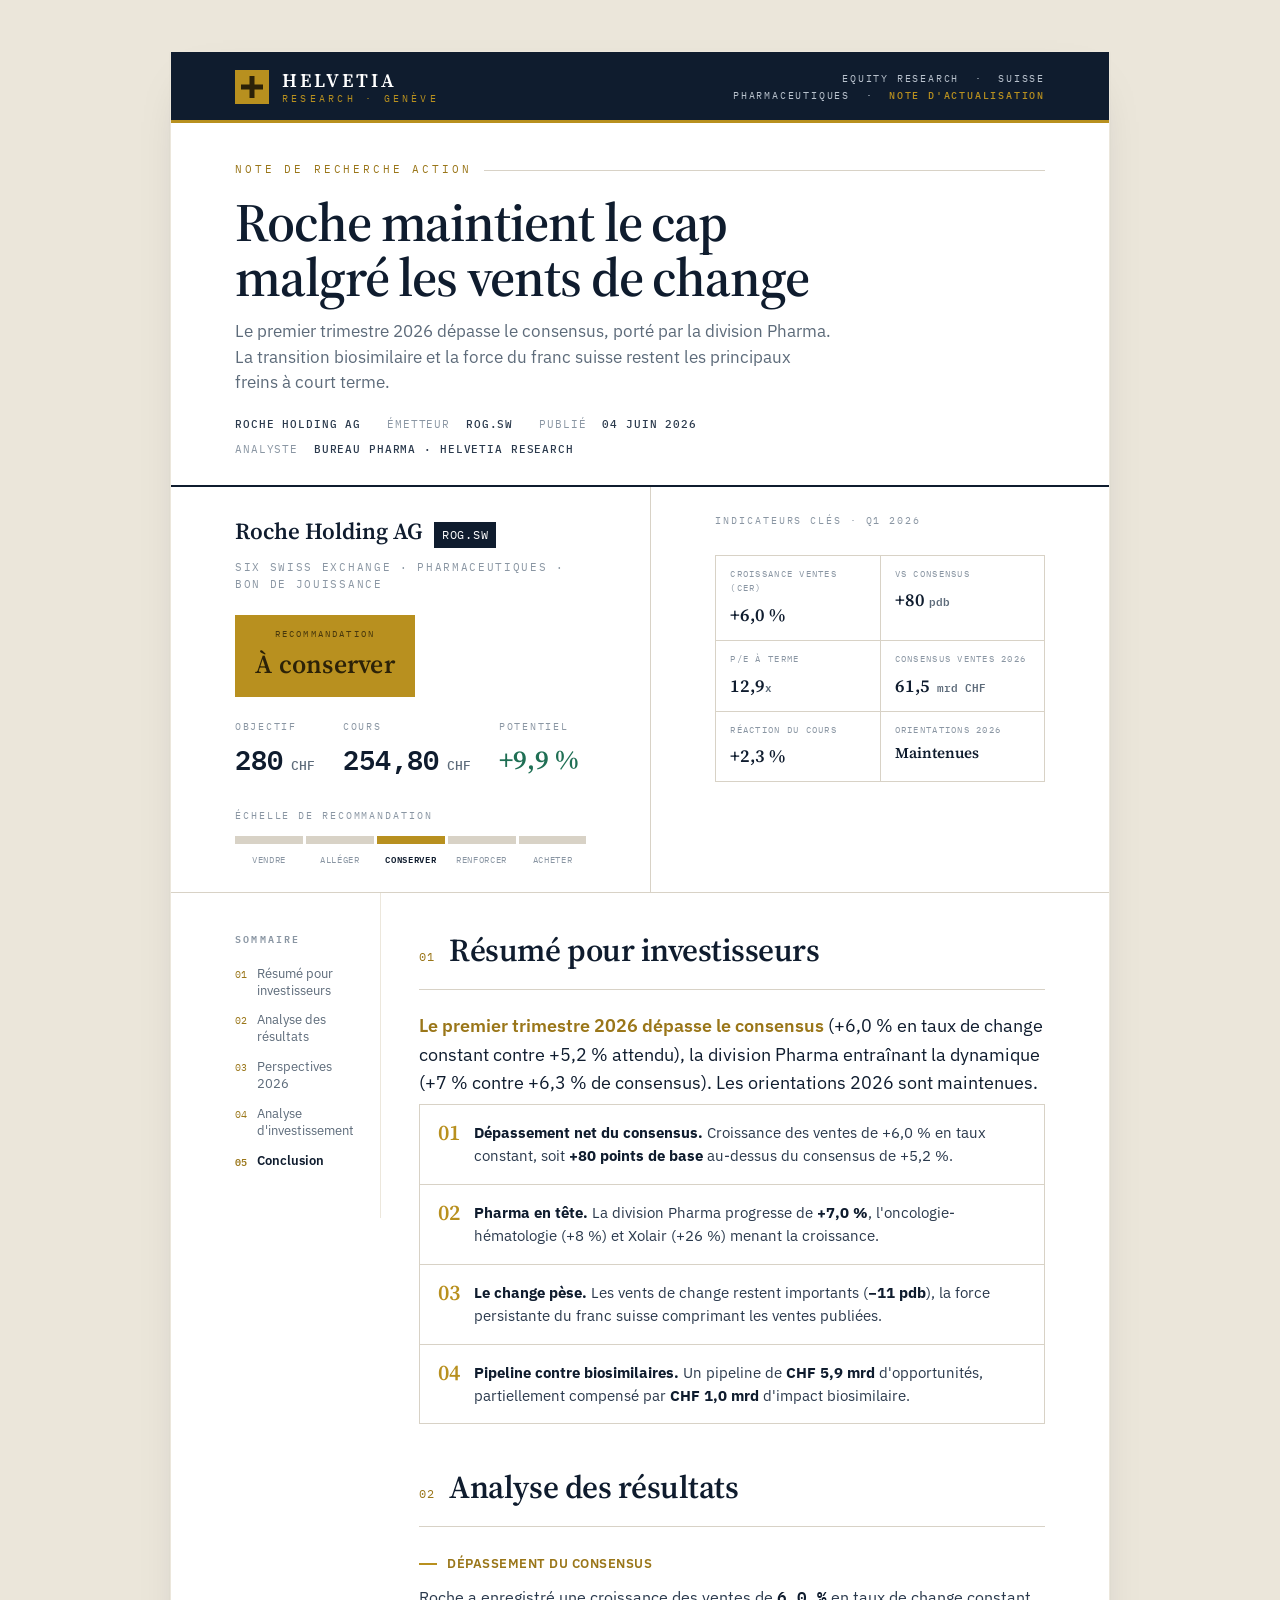
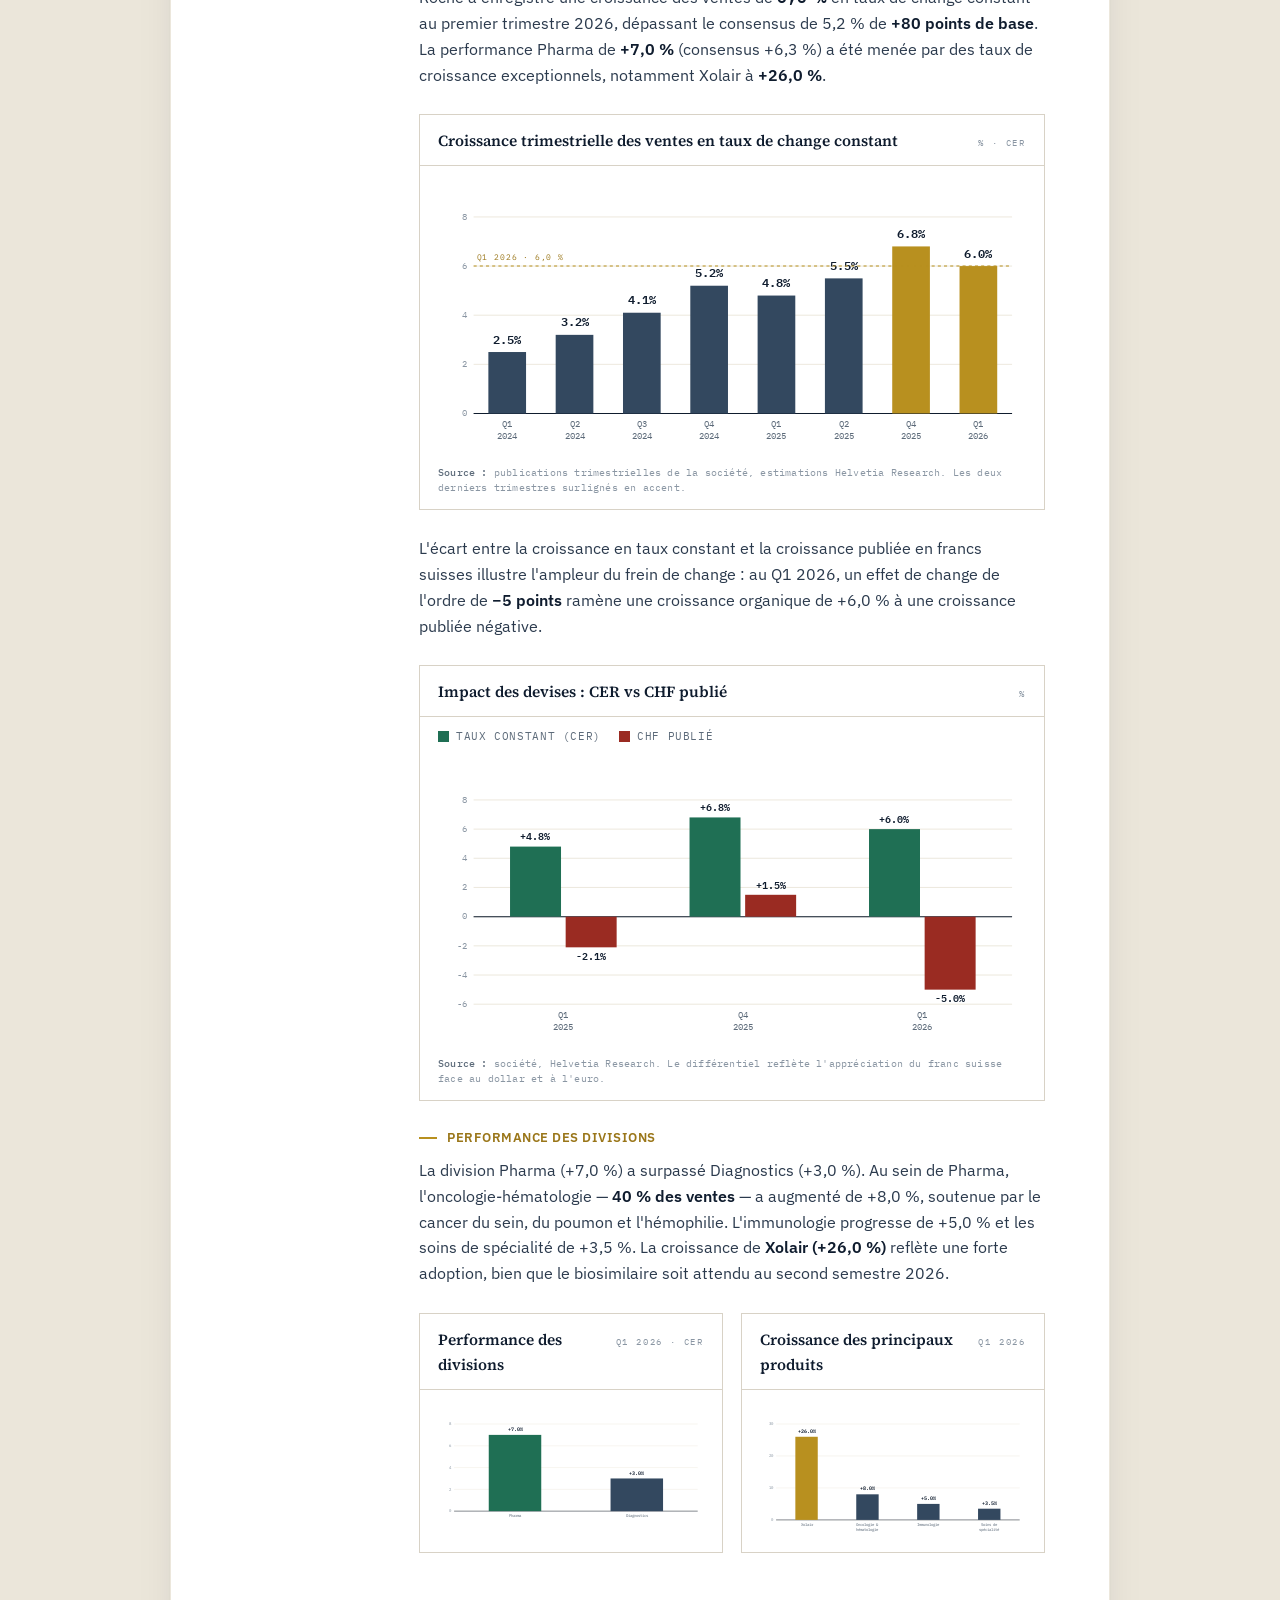
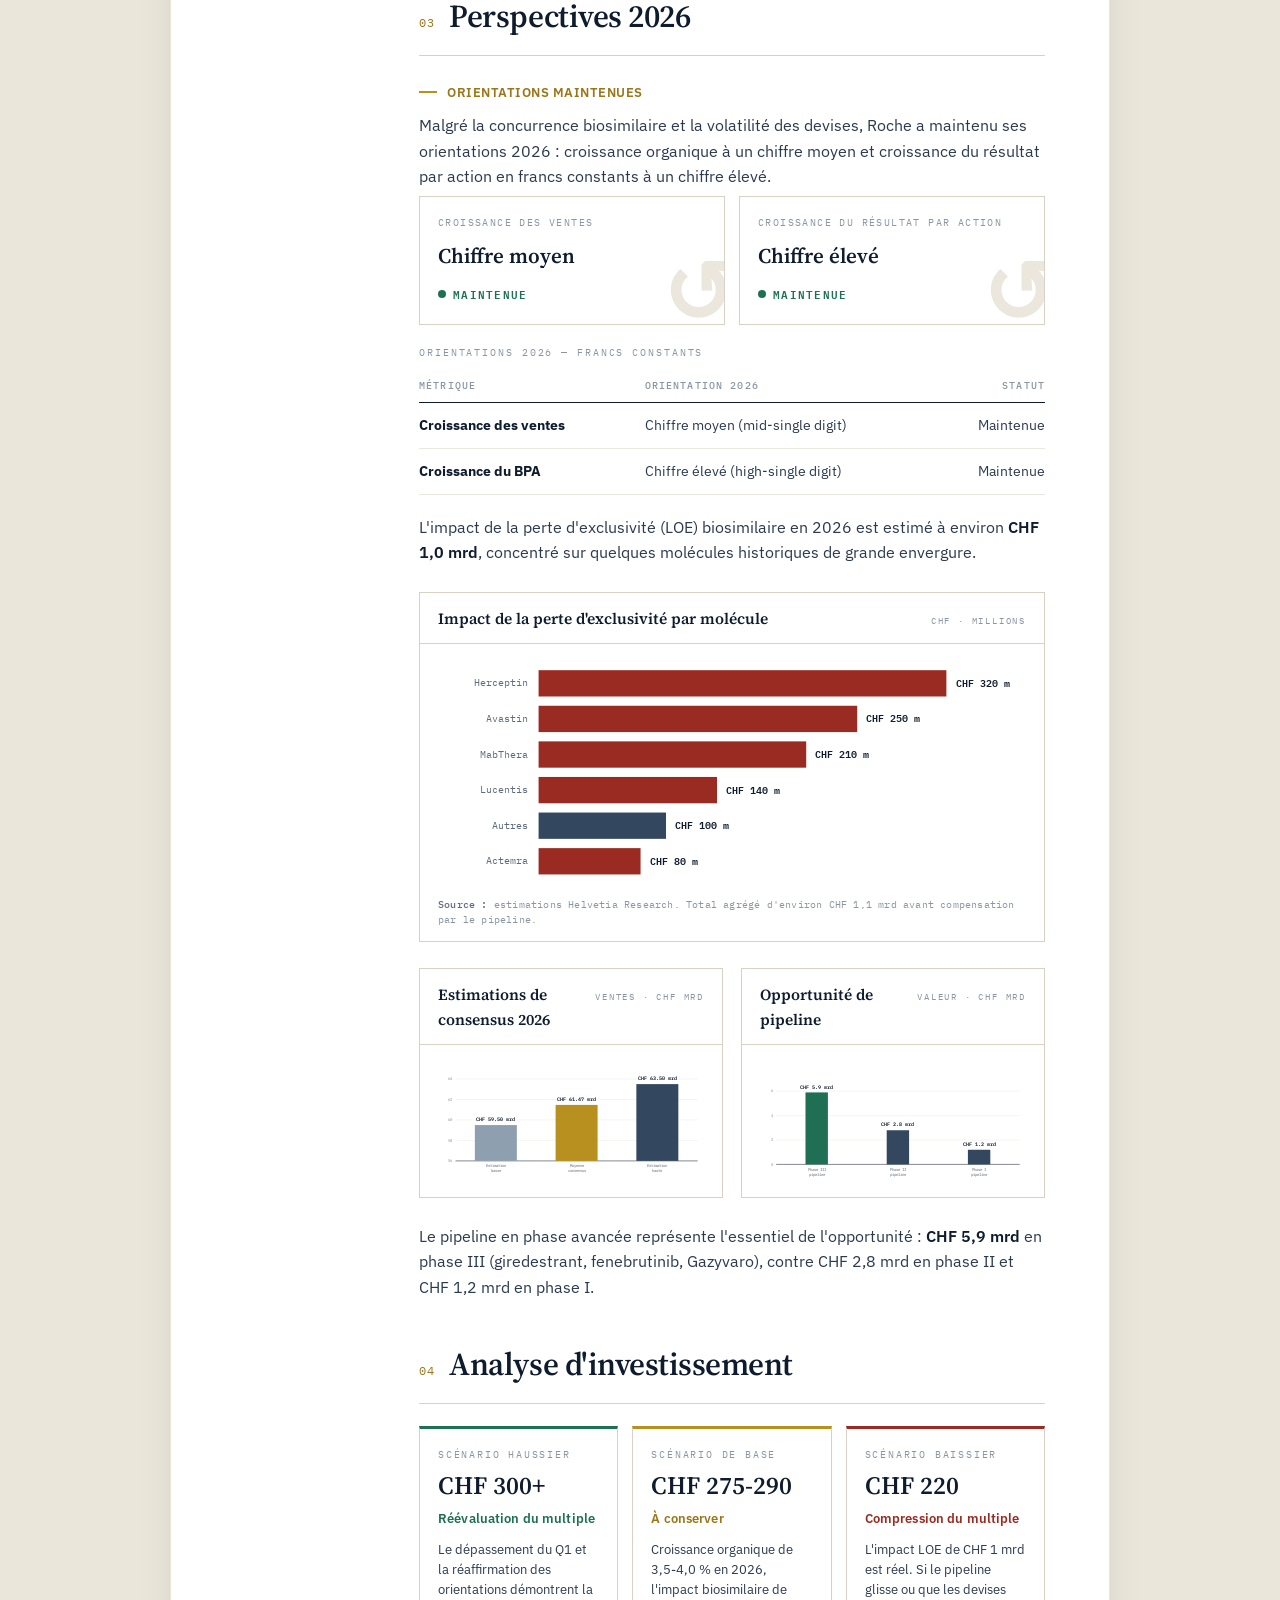
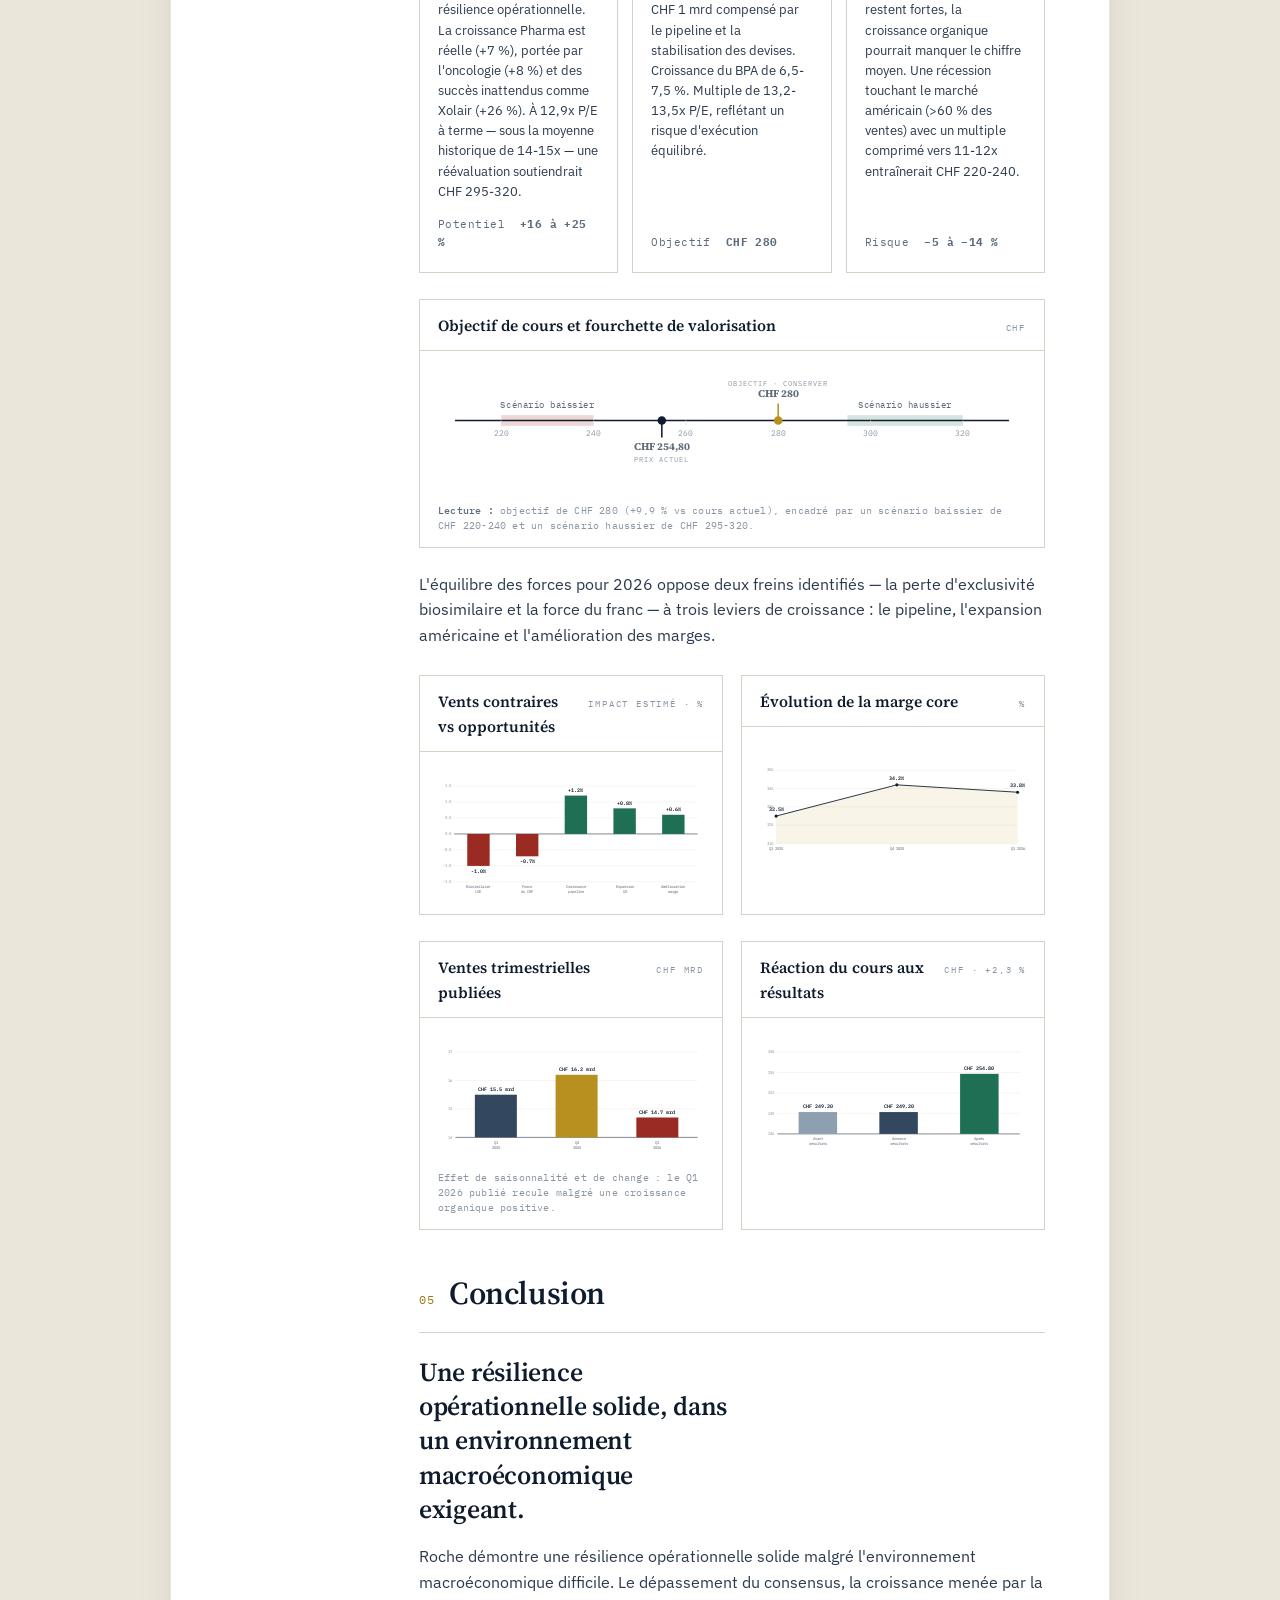
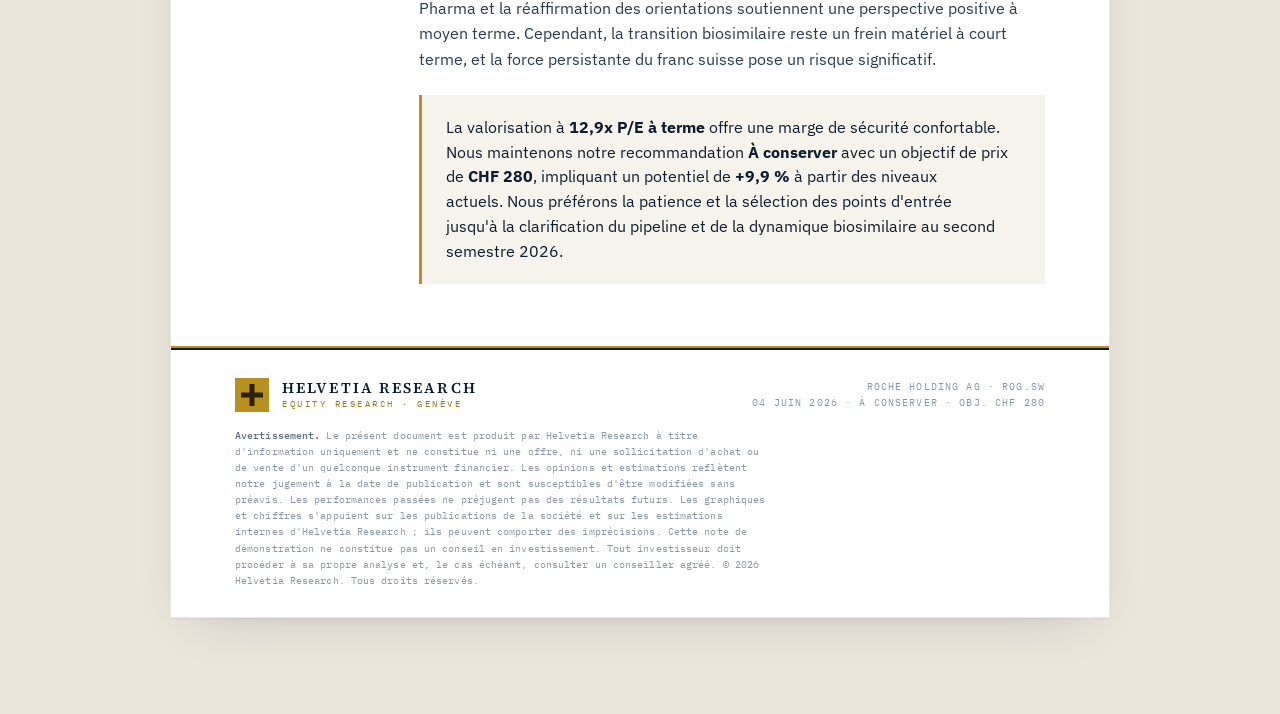
<file: project/Roche Q1 2026 - Note de recherche-print.html>
<!DOCTYPE html>
<html lang="fr" data-palette="navy" data-density="regular">
<head>
<meta charset="UTF-8">
<meta name="viewport" content="width=device-width, initial-scale=1.0">
<title>Roche Holding AG — Note de recherche Q1 2026 · Helvetia Research</title>
<link rel="preconnect" href="https://fonts.googleapis.com">
<link rel="preconnect" href="https://fonts.gstatic.com" crossorigin>
<link href="https://fonts.googleapis.com/css2?family=Source+Serif+4:opsz,wght@8..60,400;8..60,500;8..60,600;8..60,700&family=IBM+Plex+Sans:wght@400;500;600;700&family=IBM+Plex+Mono:wght@400;500;600&display=swap" rel="stylesheet">
<link rel="stylesheet" href="styles.css">
</head>
<body>
<div class="desk">
<article class="sheet">

  <!-- ===================== MASTHEAD ===================== -->
  <header class="masthead">
    <div class="brand">
      <svg class="mark" viewBox="0 0 34 34" aria-hidden="true">
        <rect class="acc" x="0" y="0" width="34" height="34"/>
        <rect class="cut" x="14.5" y="6" width="5" height="22"/>
        <rect class="cut" x="6" y="14.5" width="22" height="5"/>
      </svg>
      <span class="wm"><b>HELVETIA</b><span>Research · Genève</span></span>
    </div>
    <div class="mh-right">
      Equity Research &nbsp;·&nbsp; Suisse<br>
      Pharmaceutiques &nbsp;·&nbsp; <b>Note d'actualisation</b>
    </div>
  </header>
  <div class="goldrule"></div>

  <!-- ===================== TITLE BLOCK ===================== -->
  <div class="pad titleblock">
    <div class="eyebrow">Note de recherche action</div>
    <h1 class="doc-title">Roche maintient le cap<br>malgré les vents de change</h1>
    <p class="doc-sub">Le premier trimestre 2026 dépasse le consensus, porté par la division Pharma. La transition biosimilaire et la force du franc suisse restent les principaux freins à court terme.</p>
    <div class="doc-meta">
      <span><b>Roche Holding AG</b></span>
      <span>Émetteur&nbsp; <b>ROG.SW</b></span>
      <span>Publié&nbsp; <b>04 juin 2026</b></span>
      <span>Analyste&nbsp; <b>Bureau Pharma · Helvetia Research</b></span>
    </div>
  </div>

  <!-- ===================== TEAR SHEET ===================== -->
  <section class="tearsheet" aria-label="Synthèse de la recommandation">
    <div class="ts-left">
      <div class="ts-company">
        <span class="name">Roche Holding AG</span>
        <span class="tick">ROG.SW</span>
      </div>
      <div class="ts-sector">SIX Swiss Exchange · Pharmaceutiques · Bon de jouissance</div>

      <div class="call">
        <div class="rating-badge">
          <span class="lbl">Recommandation</span>
          <span class="val">À conserver</span>
        </div>
        <div class="figs">
          <div class="fig">
            <div class="k">Objectif</div>
            <div class="v"><span class="num">280</span><small> CHF</small></div>
          </div>
          <div class="fig">
            <div class="k">Cours</div>
            <div class="v"><span class="num">254,80</span><small> CHF</small></div>
          </div>
          <div class="fig">
            <div class="k">Potentiel</div>
            <div class="v up num">+9,9 %</div>
          </div>
        </div>
      </div>

      <div class="recscale" style="margin-top:26px">
        <div class="scale-lbl">Échelle de recommandation</div>
        <div class="scale-track">
          <div class="scale-seg"></div><div class="scale-seg"></div>
          <div class="scale-seg active"></div><div class="scale-seg"></div>
          <div class="scale-seg"></div>
        </div>
        <div class="scale-names">
          <span>Vendre</span><span>Alléger</span><span class="on">Conserver</span><span>Renforcer</span><span>Acheter</span>
        </div>
      </div>
    </div>

    <div class="ts-right">
      <div class="scale-lbl" style="font-family:var(--font-mono);font-size:9.5px;letter-spacing:.2em;text-transform:uppercase;color:var(--c-faint)">Indicateurs clés · Q1 2026</div>
      <div class="statgrid">
        <div class="stat"><div class="k">Croissance ventes (CER)</div><div class="v num">+6,0 %</div></div>
        <div class="stat"><div class="k">vs consensus</div><div class="v num">+80 <small>pdb</small></div></div>
        <div class="stat"><div class="k">P/E à terme</div><div class="v num">12,9<small>x</small></div></div>
        <div class="stat"><div class="k">Consensus ventes 2026</div><div class="v num">61,5<small> mrd CHF</small></div></div>
        <div class="stat"><div class="k">Réaction du cours</div><div class="v num pos">+2,3 %</div></div>
        <div class="stat"><div class="k">Orientations 2026</div><div class="v" style="font-size:15px">Maintenues</div></div>
      </div>
    </div>
  </section>

  <!-- ===================== BODY ===================== -->
  <div class="layout">

    <!-- ---------- Contents rail ---------- -->
    <nav class="toc" aria-label="Sommaire">
      <h4>Sommaire</h4>
      <ol>
        <li><a href="#s1">Résumé pour investisseurs</a></li>
        <li><a href="#s2">Analyse des résultats</a></li>
        <li><a href="#s3">Perspectives 2026</a></li>
        <li><a href="#s4">Analyse d'investissement</a></li>
        <li><a href="#s5">Conclusion</a></li>
      </ol>
    </nav>

    <!-- ---------- Flow ---------- -->
    <main class="flow">

      <!-- ===== 01 RÉSUMÉ ===== -->
      <section class="section" id="s1" data-screen-label="01 Résumé">
        <div class="sec-head"><span class="sec-num">01</span><h2 class="sec-title">Résumé pour investisseurs</h2></div>
        <div class="sec-rule"></div>

        <p class="lead"><span class="drop">Le premier trimestre 2026 dépasse le consensus</span> (+6,0 % en taux de change constant contre +5,2 % attendu), la division Pharma entraînant la dynamique (+7 % contre +6,3 % de consensus). Les orientations 2026 sont maintenues.</p>

        <div class="keypoints">
          <div class="kp"><span class="kp-ix">01</span><p><b>Dépassement net du consensus.</b> Croissance des ventes de +6,0 % en taux constant, soit <b>+80 points de base</b> au-dessus du consensus de +5,2 %.</p></div>
          <div class="kp"><span class="kp-ix">02</span><p><b>Pharma en tête.</b> La division Pharma progresse de <b>+7,0 %</b>, l'oncologie-hématologie (+8 %) et Xolair (+26 %) menant la croissance.</p></div>
          <div class="kp"><span class="kp-ix">03</span><p><b>Le change pèse.</b> Les vents de change restent importants (<b>−11 pdb</b>), la force persistante du franc suisse comprimant les ventes publiées.</p></div>
          <div class="kp"><span class="kp-ix">04</span><p><b>Pipeline contre biosimilaires.</b> Un pipeline de <b>CHF 5,9 mrd</b> d'opportunités, partiellement compensé par <b>CHF 1,0 mrd</b> d'impact biosimilaire.</p></div>
        </div>
      </section>

      <!-- ===== 02 ANALYSE DES RÉSULTATS ===== -->
      <section class="section" id="s2" data-screen-label="02 Analyse des résultats">
        <div class="sec-head"><span class="sec-num">02</span><h2 class="sec-title">Analyse des résultats</h2></div>
        <div class="sec-rule"></div>

        <div class="subhead">Dépassement du consensus</div>
        <p class="prose">Roche a enregistré une croissance des ventes de <span class="hl">6,0 %</span> en taux de change constant au premier trimestre 2026, dépassant le consensus de 5,2 % de <strong>+80 points de base</strong>. La performance Pharma de <strong>+7,0 %</strong> (consensus +6,3 %) a été menée par des taux de croissance exceptionnels, notamment Xolair à <strong>+26,0 %</strong>.</p>

        <figure class="figure">
          <figcaption class="fig-cap"><span class="ttl">Croissance trimestrielle des ventes en taux de change constant</span><span class="ex">% · CER</span></figcaption>
          <div class="fig-body"><div data-chart="sales_cer"></div></div>
          <div class="fig-note"><b>Source :</b> publications trimestrielles de la société, estimations Helvetia Research. Les deux derniers trimestres surlignés en accent.</div>
        </figure>

        <p class="prose">L'écart entre la croissance en taux constant et la croissance publiée en francs suisses illustre l'ampleur du frein de change : au Q1 2026, un effet de change de l'ordre de <strong>−5 points</strong> ramène une croissance organique de +6,0 % à une croissance publiée négative.</p>

        <figure class="figure">
          <figcaption class="fig-cap"><span class="ttl">Impact des devises : CER vs CHF publié</span><span class="ex">%</span></figcaption>
          <div class="legend"><span><i class="s1"></i>Taux constant (CER)</span><span><i class="s2"></i>CHF publié</span></div>
          <div class="fig-body"><div data-chart="currency"></div></div>
          <div class="fig-note"><b>Source :</b> société, Helvetia Research. Le différentiel reflète l'appréciation du franc suisse face au dollar et à l'euro.</div>
        </figure>

        <div class="subhead">Performance des divisions</div>
        <p class="prose">La division Pharma (+7,0 %) a surpassé Diagnostics (+3,0 %). Au sein de Pharma, l'oncologie-hématologie — <strong>40 % des ventes</strong> — a augmenté de +8,0 %, soutenue par le cancer du sein, du poumon et l'hémophilie. L'immunologie progresse de +5,0 % et les soins de spécialité de +3,5 %. La croissance de <strong>Xolair (+26,0 %)</strong> reflète une forte adoption, bien que le biosimilaire soit attendu au second semestre 2026.</p>

        <div class="fig-grid">
          <figure class="figure" style="margin:0">
            <figcaption class="fig-cap"><span class="ttl">Performance des divisions</span><span class="ex">Q1 2026 · CER</span></figcaption>
            <div class="fig-body"><div data-chart="divisions"></div></div>
          </figure>
          <figure class="figure" style="margin:0">
            <figcaption class="fig-cap"><span class="ttl">Croissance des principaux produits</span><span class="ex">Q1 2026</span></figcaption>
            <div class="fig-body"><div data-chart="products"></div></div>
          </figure>
        </div>
      </section>

      <!-- ===== 03 PERSPECTIVES ===== -->
      <section class="section" id="s3" data-screen-label="03 Perspectives 2026">
        <div class="sec-head"><span class="sec-num">03</span><h2 class="sec-title">Perspectives 2026</h2></div>
        <div class="sec-rule"></div>

        <div class="subhead">Orientations maintenues</div>
        <p class="prose">Malgré la concurrence biosimilaire et la volatilité des devises, Roche a maintenu ses orientations 2026 : croissance organique à un chiffre moyen et croissance du résultat par action en francs constants à un chiffre élevé.</p>

        <div class="statusrow">
          <div class="statuscard">
            <div class="k">Croissance des ventes</div>
            <div class="guide">Chiffre moyen</div>
            <div class="tag">Maintenue</div>
            <div class="barbg">↺</div>
          </div>
          <div class="statuscard">
            <div class="k">Croissance du résultat par action</div>
            <div class="guide">Chiffre élevé</div>
            <div class="tag">Maintenue</div>
            <div class="barbg">↺</div>
          </div>
        </div>

        <table class="tbl">
          <caption>Orientations 2026 — francs constants</caption>
          <thead><tr><th>Métrique</th><th>Orientation 2026</th><th>Statut</th></tr></thead>
          <tbody>
            <tr><td><b>Croissance des ventes</b></td><td>Chiffre moyen (mid-single digit)</td><td class="pos">Maintenue</td></tr>
            <tr><td><b>Croissance du BPA</b></td><td>Chiffre élevé (high-single digit)</td><td class="pos">Maintenue</td></tr>
          </tbody>
        </table>

        <p class="prose">L'impact de la perte d'exclusivité (LOE) biosimilaire en 2026 est estimé à environ <strong>CHF 1,0 mrd</strong>, concentré sur quelques molécules historiques de grande envergure.</p>

        <figure class="figure">
          <figcaption class="fig-cap"><span class="ttl">Impact de la perte d'exclusivité par molécule</span><span class="ex">CHF · millions</span></figcaption>
          <div class="fig-body"><div data-chart="biosimilar"></div></div>
          <div class="fig-note"><b>Source :</b> estimations Helvetia Research. Total agrégé d'environ CHF 1,1 mrd avant compensation par le pipeline.</div>
        </figure>

        <div class="fig-grid">
          <figure class="figure" style="margin:0">
            <figcaption class="fig-cap"><span class="ttl">Estimations de consensus 2026</span><span class="ex">Ventes · CHF mrd</span></figcaption>
            <div class="fig-body"><div data-chart="consensus"></div></div>
          </figure>
          <figure class="figure" style="margin:0">
            <figcaption class="fig-cap"><span class="ttl">Opportunité de pipeline</span><span class="ex">Valeur · CHF mrd</span></figcaption>
            <div class="fig-body"><div data-chart="pipeline"></div></div>
          </figure>
        </div>
        <p class="prose">Le pipeline en phase avancée représente l'essentiel de l'opportunité : <strong>CHF 5,9 mrd</strong> en phase III (giredestrant, fenebrutinib, Gazyvaro), contre CHF 2,8 mrd en phase II et CHF 1,2 mrd en phase I.</p>
      </section>

      <!-- ===== 04 ANALYSE D'INVESTISSEMENT ===== -->
      <section class="section" id="s4" data-screen-label="04 Analyse d'investissement">
        <div class="sec-head"><span class="sec-num">04</span><h2 class="sec-title">Analyse d'investissement</h2></div>
        <div class="sec-rule"></div>

        <div class="scenarios">
          <div class="scn bull">
            <div class="scn-k">Scénario haussier</div>
            <div class="scn-px">CHF 300+</div>
            <div class="scn-name">Réévaluation du multiple</div>
            <p>Le dépassement du Q1 et la réaffirmation des orientations démontrent la résilience opérationnelle. La croissance Pharma est réelle (+7 %), portée par l'oncologie (+8 %) et des succès inattendus comme Xolair (+26 %). À 12,9x P/E à terme — sous la moyenne historique de 14-15x — une réévaluation soutiendrait CHF 295-320.</p>
            <div class="scn-up">Potentiel&nbsp; <b class="num">+16 à +25 %</b></div>
          </div>
          <div class="scn base">
            <div class="scn-k">Scénario de base</div>
            <div class="scn-px">CHF 275-290</div>
            <div class="scn-name">À conserver</div>
            <p>Croissance organique de 3,5-4,0 % en 2026, l'impact biosimilaire de CHF 1 mrd compensé par le pipeline et la stabilisation des devises. Croissance du BPA de 6,5-7,5 %. Multiple de 13,2-13,5x P/E, reflétant un risque d'exécution équilibré.</p>
            <div class="scn-up">Objectif&nbsp; <b class="num">CHF 280</b></div>
          </div>
          <div class="scn bear">
            <div class="scn-k">Scénario baissier</div>
            <div class="scn-px">CHF 220</div>
            <div class="scn-name">Compression du multiple</div>
            <p>L'impact LOE de CHF 1 mrd est réel. Si le pipeline glisse ou que les devises restent fortes, la croissance organique pourrait manquer le chiffre moyen. Une récession touchant le marché américain (&gt;60 % des ventes) avec un multiple comprimé vers 11-12x entraînerait CHF 220-240.</p>
            <div class="scn-up">Risque&nbsp; <b class="num">−5 à −14 %</b></div>
          </div>
        </div>

        <figure class="figure ladder" style="margin-top:26px">
          <figcaption class="fig-cap"><span class="ttl">Objectif de cours et fourchette de valorisation</span><span class="ex">CHF</span></figcaption>
          <div class="fig-body"><div data-chart="targetladder"></div></div>
          <div class="fig-note"><b>Lecture :</b> objectif de CHF 280 (+9,9 % vs cours actuel), encadré par un scénario baissier de CHF 220-240 et un scénario haussier de CHF 295-320.</div>
        </figure>

        <p class="prose">L'équilibre des forces pour 2026 oppose deux freins identifiés — la perte d'exclusivité biosimilaire et la force du franc — à trois leviers de croissance : le pipeline, l'expansion américaine et l'amélioration des marges.</p>

        <div class="fig-grid">
          <figure class="figure" style="margin:0">
            <figcaption class="fig-cap"><span class="ttl">Vents contraires vs opportunités</span><span class="ex">Impact estimé · %</span></figcaption>
            <div class="fig-body"><div data-chart="headwinds"></div></div>
          </figure>
          <figure class="figure" style="margin:0">
            <figcaption class="fig-cap"><span class="ttl">Évolution de la marge core</span><span class="ex">%</span></figcaption>
            <div class="fig-body"><div data-chart="margin"></div></div>
          </figure>
        </div>

        <div class="fig-grid">
          <figure class="figure" style="margin:0">
            <figcaption class="fig-cap"><span class="ttl">Ventes trimestrielles publiées</span><span class="ex">CHF mrd</span></figcaption>
            <div class="fig-body"><div data-chart="sales_chf"></div></div>
            <div class="fig-note">Effet de saisonnalité et de change : le Q1 2026 publié recule malgré une croissance organique positive.</div>
          </figure>
          <figure class="figure" style="margin:0">
            <figcaption class="fig-cap"><span class="ttl">Réaction du cours aux résultats</span><span class="ex">CHF · +2,3 %</span></figcaption>
            <div class="fig-body"><div data-chart="reaction"></div></div>
          </figure>
        </div>
      </section>

      <!-- ===== 05 CONCLUSION ===== -->
      <section class="section" id="s5" data-screen-label="05 Conclusion">
        <div class="sec-head"><span class="sec-num">05</span><h2 class="sec-title">Conclusion</h2></div>
        <div class="sec-rule"></div>

        <p class="bigquote">Une résilience opérationnelle solide, dans un environnement macroéconomique exigeant.</p>

        <p class="prose" style="margin-top:18px">Roche démontre une résilience opérationnelle solide malgré l'environnement macroéconomique difficile. Le dépassement du consensus, la croissance menée par la Pharma et la réaffirmation des orientations soutiennent une perspective positive à moyen terme. Cependant, la transition biosimilaire reste un frein matériel à court terme, et la force persistante du franc suisse pose un risque significatif.</p>

        <div class="callout">
          <p>La valorisation à <strong>12,9x P/E à terme</strong> offre une marge de sécurité confortable. Nous maintenons notre recommandation <strong>À conserver</strong> avec un objectif de prix de <strong>CHF 280</strong>, impliquant un potentiel de <strong>+9,9 %</strong> à partir des niveaux actuels. Nous préférons la patience et la sélection des points d'entrée jusqu'à la clarification du pipeline et de la dynamique biosimilaire au second semestre 2026.</p>
        </div>
      </section>

    </main>
  </div>

  <!-- ===================== COLOPHON ===================== -->
  <div class="goldrule thin"></div>
  <footer class="colophon">
    <div class="row">
      <div class="brand">
        <svg class="mark" viewBox="0 0 34 34" aria-hidden="true">
          <rect class="acc" x="0" y="0" width="34" height="34"/>
          <rect class="cut" x="14.5" y="6" width="5" height="22"/>
          <rect class="cut" x="6" y="14.5" width="22" height="5"/>
        </svg>
        <span class="wm" style="line-height:1.1"><b style="color:var(--c-ink);font-family:var(--font-display);font-weight:600;letter-spacing:.14em;font-size:15px">HELVETIA RESEARCH</b><span style="font-family:var(--font-mono);font-size:9px;letter-spacing:.28em;color:var(--c-accent-2);text-transform:uppercase;margin-top:3px">Equity Research · Genève</span></span>
      </div>
      <div style="font-family:var(--font-mono);font-size:9.5px;letter-spacing:.12em;color:var(--c-faint);text-transform:uppercase;text-align:right">
        Roche Holding AG · ROG.SW<br>04 juin 2026 · À conserver · Obj. CHF 280
      </div>
    </div>
    <p class="disclaimer"><b>Avertissement.</b> Le présent document est produit par Helvetia Research à titre d'information uniquement et ne constitue ni une offre, ni une sollicitation d'achat ou de vente d'un quelconque instrument financier. Les opinions et estimations reflètent notre jugement à la date de publication et sont susceptibles d'être modifiées sans préavis. Les performances passées ne préjugent pas des résultats futurs. Les graphiques et chiffres s'appuient sur les publications de la société et sur les estimations internes d'Helvetia Research ; ils peuvent comporter des imprécisions. Cette note de démonstration ne constitue pas un conseil en investissement. Tout investisseur doit procéder à sa propre analyse et, le cas échéant, consulter un conseiller agréé. © 2026 Helvetia Research. Tous droits réservés.</p>
  </footer>

</article>
</div>

<script src="charts.js"></script>

<!-- Print build: auto-open the print dialog once fonts + charts are ready -->
<script>
(function () {
  const links = [...document.querySelectorAll(".toc a")];
  const map = new Map(links.map(a => [a.getAttribute("href").slice(1), a]));
  const obs = new IntersectionObserver((es) => {
    es.forEach(e => {
      if (e.isIntersecting) {
        links.forEach(l => l.classList.remove("active"));
        const a = map.get(e.target.id); if (a) a.classList.add("active");
      }
    });
  }, { rootMargin: "-20% 0px -70% 0px" });
  document.querySelectorAll(".section").forEach(s => obs.observe(s));
  links.forEach(a => a.addEventListener("click", (ev) => {
    const el = document.getElementById(a.getAttribute("href").slice(1));
    if (el) { ev.preventDefault(); window.scrollTo({ top: el.getBoundingClientRect().top + window.scrollY - 12, behavior: "smooth" }); }
  }));
})();
</script>
<script>
// Auto-open the print dialog once fonts and charts have rendered.
(function () {
  function ready() {
    return Promise.all([
      document.fonts ? document.fonts.ready : Promise.resolve(),
      new Promise(r => (window.RocheCharts ? r() : window.addEventListener("load", r)))
    ]);
  }
  window.addEventListener("load", function () {
    ready().then(function () { setTimeout(function () { window.print(); }, 600); });
  });
})();
</script>
</body>
</html>
</file>
<file: project/styles.css>
/* =========================================================================
   HELVETIA RESEARCH — Equity Research Note
   Design tokens + layout. Institutional Swiss private-bank aesthetic.
   Themeable via [data-palette], [data-type], [data-density] on <html>.
   ========================================================================= */

/* ---------- Base palette: Navy + Or (default) ------------------------- */
:root {
  --c-ink:        #0f1c2e;   /* deep navy — primary text & structure */
  --c-ink-2:      #2b3a4d;   /* secondary navy */
  --c-muted:      #5d6b7a;   /* muted slate for meta */
  --c-faint:      #8a96a3;   /* faintest labels */
  --c-rule:       #d8d2c6;   /* hairline rules on paper */
  --c-rule-soft:  #ece7dc;   /* softest dividers */
  --c-paper:      #ffffff;   /* the sheet */
  --c-canvas:     #ebe6da;   /* desk / background behind sheet */
  --c-panel:      #f6f3ec;   /* tinted panels on paper */
  --c-accent:     #b8901f;   /* gold accent */
  --c-accent-2:   #9a7619;   /* darker gold for text-on-light */
  --c-accent-ink: #2c2208;   /* text on gold */
  --c-pos:        #1f6f54;   /* positive / bull green */
  --c-pos-soft:   #e3efe8;
  --c-neg:        #9a2b22;   /* negative / bear red */
  --c-neg-soft:   #f4e6e2;
  --c-bar:        #33485f;   /* default chart bar (muted navy) */
  --c-bar-2:      #8ea0b0;   /* secondary chart bar */
  --c-grid:       #e7e1d4;   /* chart gridlines */

  /* fonts */
  --font-display: "Source Serif 4", Georgia, "Times New Roman", serif;
  --font-body:    "IBM Plex Sans", system-ui, -apple-system, sans-serif;
  --font-mono:    "IBM Plex Mono", "SFMono-Regular", ui-monospace, monospace;
  --font-num:     var(--font-mono);

  /* density-driven */
  --space:        1;          /* multiplier */
  --base-fs:      16px;
  --col-max:      940px;

  --shadow-sheet: 0 1px 2px rgba(15,28,46,.04), 0 18px 50px -28px rgba(15,28,46,.28);
}

/* ---------- Palette: Vert sapin --------------------------------------- */
html[data-palette="forest"] {
  --c-ink: #11302a; --c-ink-2: #244a42; --c-muted: #56685f; --c-faint: #8a9890;
  --c-rule: #cdd6cf; --c-rule-soft: #e2e9e2; --c-canvas: #e3e8e0; --c-panel: #eef2ea;
  --c-accent: #0f766e; --c-accent-2: #0c5f58; --c-accent-ink: #ffffff;
  --c-pos: #166e4f; --c-pos-soft: #e0efe7; --c-neg: #9a4318; --c-neg-soft: #f4e7df;
  --c-bar: #2c5048; --c-bar-2: #8aa69d; --c-grid: #e0e7df;
}

/* ---------- Palette: Encre + Bordeaux --------------------------------- */
html[data-palette="ink"] {
  --c-ink: #1a1a1a; --c-ink-2: #2f2f2f; --c-muted: #6a6a6a; --c-faint: #9a9a9a;
  --c-rule: #d9d3cb; --c-rule-soft: #ece7df; --c-canvas: #e6e1d8; --c-panel: #f3efe8;
  --c-accent: #8b1e2d; --c-accent-2: #771826; --c-accent-ink: #ffffff;
  --c-pos: #2f6d3b; --c-pos-soft: #e6efe5; --c-neg: #8b1e2d; --c-neg-soft: #f3e3e3;
  --c-bar: #3a3a3a; --c-bar-2: #9a9a9a; --c-grid: #e8e2d8;
}

/* ---------- Palette: Suisse épuré (high-key) -------------------------- */
html[data-palette="swiss"] {
  --c-ink: #13294b; --c-ink-2: #2a3c5c; --c-muted: #5b6678; --c-faint: #98a1b0;
  --c-rule: #dcdee3; --c-rule-soft: #eef0f3; --c-canvas: #f4f5f7; --c-panel: #f2f4f7;
  --c-accent: #13294b; --c-accent-2: #0c1c38; --c-accent-ink: #ffffff;
  --c-pos: #157347; --c-pos-soft: #e5f0ea; --c-neg: #b42318; --c-neg-soft: #f7e6e4;
  --c-bar: #2a3c5c; --c-bar-2: #9aa6ba; --c-grid: #e7e9ee;
  --shadow-sheet: 0 1px 2px rgba(19,41,75,.05), 0 14px 40px -26px rgba(19,41,75,.22);
}

/* ---------- Type pairing variants ------------------------------------- */
html[data-type="sans"] {
  --font-display: "IBM Plex Sans", system-ui, sans-serif;
}
html[data-type="serif"] {
  --font-body: "Source Serif 4", Georgia, serif;
  --font-display: "Source Serif 4", Georgia, serif;
}

/* ---------- Density --------------------------------------------------- */
html[data-density="compact"] { --space: .82; --base-fs: 15px; }
html[data-density="regular"] { --space: 1;   --base-fs: 16px; }
html[data-density="comfy"]   { --space: 1.2; --base-fs: 16.5px; }

/* =========================================================================
   Reset & base
   ========================================================================= */
*, *::before, *::after { box-sizing: border-box; }
html { -webkit-text-size-adjust: 100%; }
body {
  margin: 0;
  background: var(--c-canvas);
  color: var(--c-ink);
  font-family: var(--font-body);
  font-size: var(--base-fs);
  line-height: 1.62;
  font-feature-settings: "kern" 1, "liga" 1;
  -webkit-font-smoothing: antialiased;
  text-rendering: optimizeLegibility;
}
h1,h2,h3,h4 { margin: 0; font-weight: 600; line-height: 1.12; letter-spacing: -.01em; }
p { margin: 0; text-wrap: pretty; }
a { color: inherit; }
sup { font-size: .62em; }

/* numeric tabular alignment helper */
.num { font-family: var(--font-num); font-variant-numeric: tabular-nums; font-feature-settings: "tnum" 1; }
.mono { font-family: var(--font-mono); }
.pos { color: var(--c-pos); }
.neg { color: var(--c-neg); }

/* =========================================================================
   Sheet / page shell
   ========================================================================= */
.desk { padding: clamp(0px, 4vw, 56px) 16px 96px; }
.sheet {
  max-width: var(--col-max);
  margin: 0 auto;
  background: var(--c-paper);
  box-shadow: var(--shadow-sheet);
  border: 1px solid var(--c-rule-soft);
}
.pad {
  padding-left: clamp(22px, 5vw, 64px);
  padding-right: clamp(22px, 5vw, 64px);
}

/* =========================================================================
   Masthead
   ========================================================================= */
.masthead {
  background: var(--c-ink);
  color: #f3efe6;
  padding: 18px clamp(22px,5vw,64px) 16px;
  display: flex; align-items: center; justify-content: space-between; gap: 24px;
}
.brand { display: flex; align-items: center; gap: 13px; }
.brand .mark { width: 34px; height: 34px; flex: none; }
.brand .mark .acc { fill: var(--c-accent); }
.brand .mark .cut { fill: var(--c-accent-ink); }
.brand .wm { display: flex; flex-direction: column; line-height: 1.05; }
.brand .wm b {
  font-family: var(--font-display); font-weight: 600; font-size: 19px;
  letter-spacing: .14em; color: #fff;
}
.brand .wm span {
  font-family: var(--font-mono); font-size: 9.5px; letter-spacing: .34em;
  color: var(--c-accent); margin-top: 3px; text-transform: uppercase;
}
.masthead .mh-right {
  text-align: right; font-family: var(--font-mono);
  font-size: 10px; letter-spacing: .18em; color: #b9c2cd; text-transform: uppercase;
  line-height: 1.7;
}
.masthead .mh-right b { color: var(--c-accent); font-weight: 500; }
.goldrule { height: 3px; background: var(--c-accent); }
.goldrule.thin { height: 2px; }

/* =========================================================================
   Title block
   ========================================================================= */
.titleblock { padding-top: calc(38px * var(--space)); padding-bottom: calc(26px * var(--space)); }
.eyebrow {
  font-family: var(--font-mono); font-size: 11px; letter-spacing: .26em;
  text-transform: uppercase; color: var(--c-accent-2); display: flex; gap: 12px; align-items: center;
}
.eyebrow::after { content:""; flex:1; height:1px; background: var(--c-rule); }
.doc-title {
  font-family: var(--font-display); font-weight: 600;
  font-size: clamp(34px, 5.4vw, 54px); line-height: 1.02; margin-top: 16px;
  letter-spacing: -.02em; color: var(--c-ink);
}
.doc-sub {
  margin-top: 14px; font-size: 17px; color: var(--c-muted); max-width: 60ch;
  line-height: 1.5;
}
.doc-meta {
  margin-top: 20px; display: flex; flex-wrap: wrap; gap: 8px 26px;
  font-family: var(--font-mono); font-size: 11px; letter-spacing: .08em;
  color: var(--c-faint); text-transform: uppercase;
}
.doc-meta span b { color: var(--c-ink-2); font-weight: 500; }

/* =========================================================================
   Tear sheet
   ========================================================================= */
.tearsheet {
  border-top: 2px solid var(--c-ink);
  border-bottom: 1px solid var(--c-rule);
  display: grid; grid-template-columns: 1.05fr 1fr;
}
.tearsheet > div { padding: calc(26px * var(--space)) clamp(22px,5vw,64px); }
.ts-left { border-right: 1px solid var(--c-rule); }

.ts-company { display:flex; align-items:baseline; gap:12px; flex-wrap:wrap; }
.ts-company .name { font-family: var(--font-display); font-size: 23px; font-weight: 600; color: var(--c-ink); }
.ts-company .tick {
  font-family: var(--font-mono); font-size: 12px; color: var(--c-paper);
  background: var(--c-ink); padding: 3px 8px; letter-spacing: .06em;
}
.ts-sector {
  font-family: var(--font-mono); font-size: 10.5px; letter-spacing: .16em;
  text-transform: uppercase; color: var(--c-faint); margin-top: 8px;
}

.call { margin-top: 22px; display: flex; align-items: flex-end; gap: 22px; flex-wrap: wrap; }
.rating-badge {
  display: inline-flex; flex-direction: column; align-items: center; justify-content: center;
  background: var(--c-accent); color: var(--c-accent-ink);
  padding: 12px 20px; min-width: 130px;
}
.rating-badge .lbl { font-family: var(--font-mono); font-size: 9px; letter-spacing: .24em; text-transform: uppercase; opacity: .8; }
.rating-badge .val { font-family: var(--font-display); font-size: 26px; font-weight: 600; letter-spacing: .01em; margin-top: 2px; }
.call .figs { display: flex; gap: 28px; }
.fig .k { font-family: var(--font-mono); font-size: 9.5px; letter-spacing: .18em; text-transform: uppercase; color: var(--c-faint); }
.fig .v { font-family: var(--font-display); font-size: 27px; font-weight: 600; color: var(--c-ink); margin-top: 3px; }
.fig .v small { font-size: 13px; font-family: var(--font-mono); color: var(--c-muted); font-weight: 500; }
.fig .v.up { color: var(--c-pos); }

/* recommendation scale */
.recscale { margin-top: 4px; }
.recscale .scale-lbl { font-family: var(--font-mono); font-size: 9.5px; letter-spacing: .2em; text-transform: uppercase; color: var(--c-faint); margin-bottom: 12px; }
.scale-track { display: grid; grid-template-columns: repeat(5,1fr); gap: 3px; }
.scale-seg { height: 8px; background: var(--c-rule); position: relative; }
.scale-seg.active { background: var(--c-accent); }
.scale-names { display:grid; grid-template-columns: repeat(5,1fr); gap:3px; margin-top: 9px; }
.scale-names span {
  font-family: var(--font-mono); font-size: 8.5px; letter-spacing: .08em; text-transform: uppercase;
  color: var(--c-faint); text-align: center;
}
.scale-names span.on { color: var(--c-ink); font-weight: 600; }

/* key stats grid */
.statgrid { margin-top: 26px; display: grid; grid-template-columns: repeat(2,1fr); border-top: 1px solid var(--c-rule); border-left: 1px solid var(--c-rule); }
.stat { border-right: 1px solid var(--c-rule); border-bottom: 1px solid var(--c-rule); padding: 11px 14px; }
.stat .k { font-family: var(--font-mono); font-size: 9px; letter-spacing: .14em; text-transform: uppercase; color: var(--c-faint); }
.stat .v { font-family: var(--font-display); font-size: 18px; font-weight: 600; color: var(--c-ink); margin-top: 4px; }
.stat .v small { font-family: var(--font-mono); font-size: 11px; color: var(--c-muted); }

/* =========================================================================
   Body layout: contents rail + flow
   ========================================================================= */
.layout { display: grid; grid-template-columns: 210px 1fr; align-items: start; }
.toc {
  position: sticky; top: 0; align-self: start;
  padding: calc(40px * var(--space)) 26px calc(40px * var(--space)) clamp(22px,5vw,64px);
  border-right: 1px solid var(--c-rule-soft);
}
.toc h4 { font-family: var(--font-mono); font-size: 10px; letter-spacing: .22em; text-transform: uppercase; color: var(--c-faint); margin-bottom: 16px; }
.toc ol { list-style: none; margin: 0; padding: 0; counter-reset: toc; }
.toc li { counter-increment: toc; margin: 0 0 2px; }
.toc a {
  display: flex; gap: 10px; text-decoration: none; color: var(--c-muted);
  font-size: 13px; padding: 5px 0; line-height: 1.3; transition: color .15s;
  border-bottom: 1px solid transparent;
}
.toc a::before { content: counter(toc,decimal-leading-zero); font-family: var(--font-mono); font-size: 10px; color: var(--c-accent-2); padding-top: 2px; }
.toc a:hover { color: var(--c-ink); }
.toc a.active { color: var(--c-ink); font-weight: 600; }
.flow { padding: calc(40px * var(--space)) clamp(22px,5vw,64px) calc(40px * var(--space)) calc(38px * var(--space)); min-width: 0; }

/* =========================================================================
   Sections & prose
   ========================================================================= */
.section { scroll-margin-top: 16px; }
.section + .section { margin-top: calc(46px * var(--space)); }
.sec-head { display: flex; align-items: baseline; gap: 14px; margin-bottom: calc(20px * var(--space)); }
.sec-num { font-family: var(--font-mono); font-size: 12px; color: var(--c-accent-2); letter-spacing: .1em; padding-top: 4px; }
.sec-title { font-family: var(--font-display); font-size: clamp(24px,3.4vw,32px); font-weight: 600; color: var(--c-ink); letter-spacing: -.015em; }
.sec-rule { height: 1px; background: var(--c-rule); margin-bottom: calc(22px * var(--space)); }

.subhead {
  font-family: var(--font-body); font-weight: 600; font-size: 13px;
  letter-spacing: .04em; color: var(--c-accent-2); text-transform: uppercase;
  margin: calc(26px * var(--space)) 0 10px;
  display: flex; align-items: center; gap: 10px;
}
.subhead::before { content:""; width: 18px; height: 2px; background: var(--c-accent); flex:none; }

.prose { font-size: 15.5px; line-height: 1.66; color: var(--c-ink-2); max-width: 68ch; }
.prose + .prose { margin-top: 14px; }
.prose strong { color: var(--c-ink); font-weight: 600; }
.lead { font-size: 18px; line-height: 1.58; color: var(--c-ink); max-width: 64ch; }
.lead .drop { color: var(--c-accent-2); font-weight: 600; }

/* pull highlight number inline */
.hl { color: var(--c-ink); font-weight: 600; font-family: var(--font-num); font-variant-numeric: tabular-nums; }

/* =========================================================================
   Key points / bullets
   ========================================================================= */
.keypoints { display: grid; gap: 1px; background: var(--c-rule); border: 1px solid var(--c-rule); margin-top: 6px; }
.kp { background: var(--c-paper); padding: 16px 18px; display: grid; grid-template-columns: auto 1fr; gap: 14px; align-items: start; }
.kp .kp-ix { font-family: var(--font-display); font-size: 22px; font-weight: 600; color: var(--c-accent); line-height: 1; }
.kp p { font-size: 14.5px; color: var(--c-ink-2); }
.kp p b { color: var(--c-ink); }

/* =========================================================================
   Figure / chart frame
   ========================================================================= */
.figure { margin: calc(26px * var(--space)) 0; border: 1px solid var(--c-rule); background: var(--c-paper); }
.figure.tint { background: var(--c-panel); }
.fig-cap { display: flex; align-items: baseline; justify-content: space-between; gap: 16px; padding: 13px 18px 12px; border-bottom: 1px solid var(--c-rule); }
.fig-cap .ttl { font-family: var(--font-display); font-size: 15.5px; font-weight: 600; color: var(--c-ink); }
.fig-cap .ex { font-family: var(--font-mono); font-size: 9px; letter-spacing: .2em; text-transform: uppercase; color: var(--c-faint); white-space: nowrap; }
.fig-body { padding: 20px 18px 16px; }
.fig-note { padding: 0 18px 14px; font-family: var(--font-mono); font-size: 10px; color: var(--c-faint); letter-spacing: .02em; line-height: 1.5; }
.fig-note b { color: var(--c-muted); font-weight: 500; }

.svgchart { width: 100%; height: auto; display: block; font-family: var(--font-mono); }
.svgchart text { fill: var(--c-muted); }
.svgchart .axis { stroke: var(--c-grid); }
.svgchart .baseline { stroke: var(--c-ink); }
.svgchart .val { fill: var(--c-ink); font-weight: 600; }
.svgchart .cat { fill: var(--c-muted); }
.svgchart .bar { fill: var(--c-bar); }
.svgchart .bar.hi { fill: var(--c-accent); }
.svgchart .bar.pos { fill: var(--c-pos); }
.svgchart .bar.neg { fill: var(--c-neg); }
.svgchart .bar2 { fill: var(--c-bar-2); }
.svgchart .gl { stroke: var(--c-grid); stroke-width: 1; }
.svgchart .glabel { fill: var(--c-faint); }
.svgchart .refline { stroke: var(--c-accent); stroke-dasharray: 4 4; stroke-width: 1.4; }
.svgchart .area { fill: var(--c-accent); opacity: .1; }
.svgchart .line { stroke: var(--c-ink); fill: none; stroke-width: 2.5; }
.svgchart .dot { fill: var(--c-ink); }

/* two-up chart row */
.fig-grid { display: grid; grid-template-columns: 1fr 1fr; gap: 18px; margin: calc(26px * var(--space)) 0; }
@media (max-width: 720px){ .fig-grid { grid-template-columns: 1fr; } }

/* legend */
.legend { display: flex; gap: 18px; padding: 11px 18px 4px; flex-wrap: wrap; }
.legend span { display: inline-flex; align-items: center; gap: 7px; font-family: var(--font-mono); font-size: 10.5px; letter-spacing: .06em; color: var(--c-muted); text-transform: uppercase; }
.legend i { width: 11px; height: 11px; display: inline-block; }
.legend i.s1 { background: var(--c-pos); } .legend i.s2 { background: var(--c-neg); }
.legend i.bar { background: var(--c-bar); } .legend i.hi { background: var(--c-accent); }

/* =========================================================================
   Tables
   ========================================================================= */
.tbl { width: 100%; border-collapse: collapse; margin: calc(20px * var(--space)) 0; font-size: 14px; }
.tbl caption { text-align: left; font-family: var(--font-mono); font-size: 9.5px; letter-spacing: .2em; text-transform: uppercase; color: var(--c-faint); padding-bottom: 9px; }
.tbl th { text-align: left; font-family: var(--font-mono); font-size: 9.5px; letter-spacing: .12em; text-transform: uppercase; color: var(--c-faint); font-weight: 500; padding: 9px 12px; border-bottom: 1.5px solid var(--c-ink); }
.tbl td { padding: 11px 12px; border-bottom: 1px solid var(--c-rule-soft); color: var(--c-ink-2); }
.tbl td:first-child, .tbl th:first-child { padding-left: 0; }
.tbl td:last-child, .tbl th:last-child { padding-right: 0; text-align: right; }
.tbl tr td b { color: var(--c-ink); }
.tbl .num { text-align: right; }

/* status row (guidance) */
.statusrow { display: grid; grid-template-columns: 1fr 1fr; gap: 14px; margin-top: 6px; }
@media (max-width: 640px){ .statusrow { grid-template-columns: 1fr; } }
.statuscard { border: 1px solid var(--c-rule); padding: 18px 18px; position: relative; overflow: hidden; }
.statuscard .k { font-family: var(--font-mono); font-size: 10px; letter-spacing: .14em; text-transform: uppercase; color: var(--c-faint); }
.statuscard .guide { font-family: var(--font-display); font-size: 21px; font-weight: 600; color: var(--c-ink); margin-top: 8px; }
.statuscard .tag { display: inline-flex; align-items: center; gap: 7px; margin-top: 12px; font-family: var(--font-mono); font-size: 10.5px; letter-spacing: .12em; text-transform: uppercase; color: var(--c-pos); font-weight: 600; }
.statuscard .tag::before { content:""; width: 8px; height: 8px; border-radius: 50%; background: var(--c-pos); }
.statuscard .barbg { position: absolute; right: -10px; bottom: -12px; font-family: var(--font-display); font-size: 86px; font-weight: 700; color: var(--c-rule-soft); line-height: 1; }

/* =========================================================================
   Scenario cards (bull / base / bear)
   ========================================================================= */
.scenarios { display: grid; grid-template-columns: repeat(3,1fr); gap: 14px; margin-top: 8px; }
@media (max-width: 760px){ .scenarios { grid-template-columns: 1fr; } }
.scn { border: 1px solid var(--c-rule); border-top: 3px solid var(--c-bar); padding: 18px 18px 20px; display: flex; flex-direction: column; }
.scn.bull { border-top-color: var(--c-pos); }
.scn.base { border-top-color: var(--c-accent); }
.scn.bear { border-top-color: var(--c-neg); }
.scn .scn-k { font-family: var(--font-mono); font-size: 10px; letter-spacing: .18em; text-transform: uppercase; color: var(--c-faint); }
.scn .scn-px { font-family: var(--font-display); font-size: 25px; font-weight: 600; color: var(--c-ink); margin-top: 8px; line-height: 1.12; white-space: nowrap; }
.scn .scn-name { font-size: 12.5px; font-weight: 600; margin-top: 9px; letter-spacing: .01em; }
.scn.bull .scn-name { color: var(--c-pos); } .scn.base .scn-name { color: var(--c-accent-2); } .scn.bear .scn-name { color: var(--c-neg); }
.scn p { font-size: 13px; line-height: 1.55; color: var(--c-ink-2); margin-top: 12px; }
.scn .scn-up { margin-top: auto; padding-top: 14px; font-family: var(--font-mono); font-size: 11px; color: var(--c-muted); letter-spacing: .04em; }

/* =========================================================================
   Price-target ladder
   ========================================================================= */
.ladder { margin: calc(24px * var(--space)) 0; }

/* =========================================================================
   Callout / conclusion
   ========================================================================= */
.callout { border-left: 3px solid var(--c-accent); background: var(--c-panel); padding: 20px 24px; margin: calc(22px * var(--space)) 0; }
.callout p { font-size: 15.5px; line-height: 1.6; color: var(--c-ink); }
.bigquote { font-family: var(--font-display); font-size: clamp(20px,2.6vw,26px); line-height: 1.32; color: var(--c-ink); font-weight: 600; letter-spacing: -.01em; max-width: 24ch; }

/* =========================================================================
   Footer / disclaimer
   ========================================================================= */
.colophon { border-top: 2px solid var(--c-ink); padding: calc(28px * var(--space)) clamp(22px,5vw,64px); background: var(--c-paper); }
.colophon .row { display: flex; justify-content: space-between; gap: 20px; flex-wrap: wrap; align-items: center; margin-bottom: 16px; }
.colophon .brand .wm b { color: var(--c-ink); }
.disclaimer { font-family: var(--font-mono); font-size: 9.5px; line-height: 1.7; color: var(--c-faint); letter-spacing: .01em; max-width: 90ch; }
.disclaimer b { color: var(--c-muted); font-weight: 500; }

/* =========================================================================
   Responsive
   ========================================================================= */
@media (max-width: 860px) {
  .tearsheet { grid-template-columns: 1fr; }
  .ts-left { border-right: none; border-bottom: 1px solid var(--c-rule); }
  .layout { grid-template-columns: 1fr; }
  .toc { position: static; border-right: none; border-bottom: 1px solid var(--c-rule-soft); padding-bottom: 20px; }
  .toc ol { columns: 2; }
  .flow { padding-left: clamp(22px,5vw,64px); }
}
@media (max-width: 560px) {
  .call { gap: 16px; } .call .figs { gap: 18px; }
  .statgrid { grid-template-columns: 1fr; }
  .toc ol { columns: 1; }
}

/* =========================================================================
   Print — A4, clean single-column pagination
   ========================================================================= */
@media print {
  @page { size: A4 portrait; margin: 13mm 12mm; }
  html, body { background: #fff; }
  body { font-size: 10pt; line-height: 1.5; }
  .desk { padding: 0; }
  .sheet { box-shadow: none; border: none; max-width: none; width: 100%; }
  #tweaks-root, .tweaks-host, .tweaks-fab { display: none !important; }

  /* keep the two-column sidebar look — but as a simple static grid that
     fragments cleanly (no sticky, no break-inside on the long sections) */
  .layout { display: grid; grid-template-columns: 150px 1fr; column-gap: 22px; }
  .toc {
    position: static; border-right: 1px solid var(--c-rule); border-bottom: none;
    padding: 2px 18px 0 0; margin: 0;
  }
  .toc ol { columns: 1; }
  .toc a { break-inside: avoid; }
  .flow { display: block; padding: 0; min-width: 0; }

  /* every chart / image must fit the text column */
  .figure { width: 100%; }
  .svgchart, .figure svg, img { max-width: 100%; height: auto; }
  .fig-grid { gap: 14px; }

  /* keep atomic blocks intact; let long SECTIONS flow across pages */
  .figure, .scn, .statuscard, .kp, .tbl, .callout, .scenarios, .statusrow, .fig-grid, .ladder {
    break-inside: avoid;
  }
  .sec-head, h1, h2, h3, h4 { break-after: avoid; }
  .doc-title { break-after: avoid; }
  a { text-decoration: none; color: inherit; }

  /* force colour fills */
  .masthead, .goldrule, .rating-badge, .scale-seg, .scale-seg.active,
  .svgchart, .scn, .statuscard, .callout, .ts-company .tick, .tearsheet, .colophon {
    -webkit-print-color-adjust: exact; print-color-adjust: exact;
  }
}
</file>
